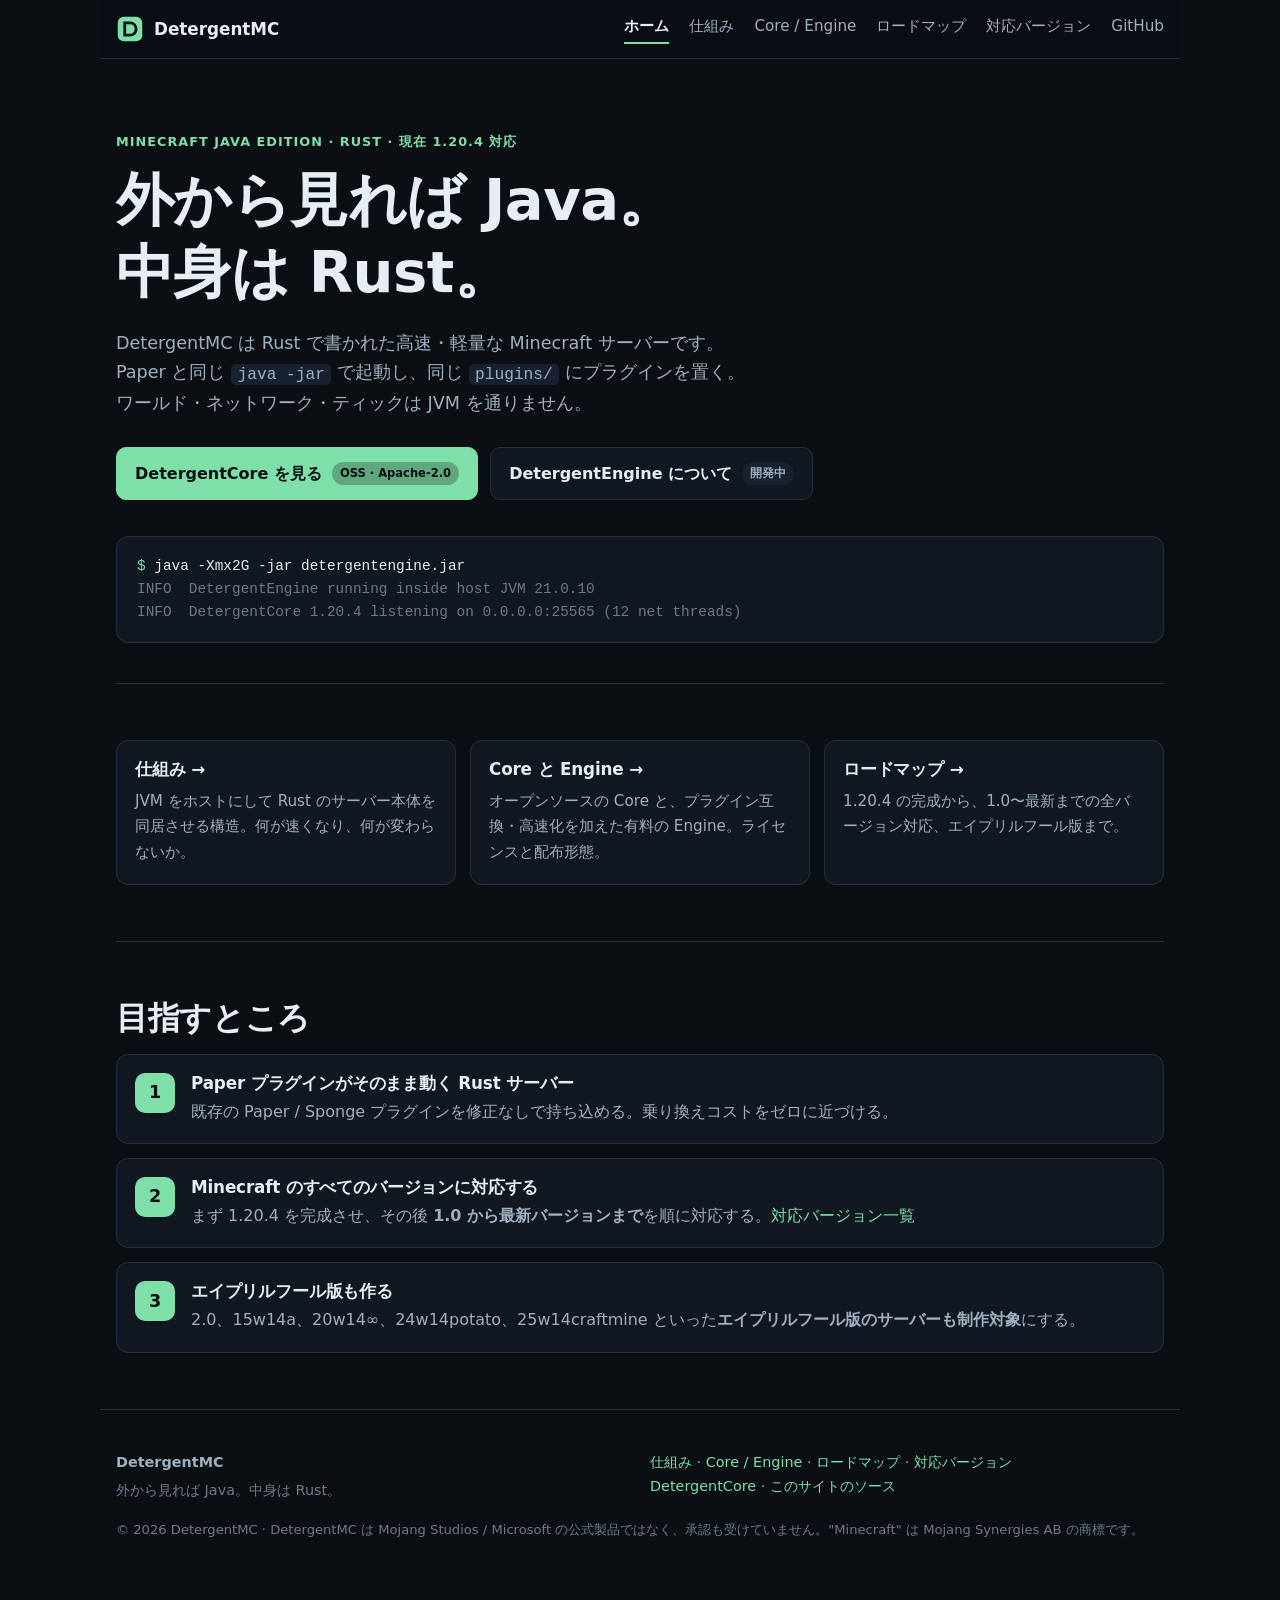
<file: index.html>
<!doctype html>
<html lang="ja">
<head>
  <meta charset="utf-8">
  <meta name="viewport" content="width=device-width, initial-scale=1">
  <title>DetergentMC — Paper 互換を目指す Rust 製 Minecraft サーバー</title>
  <meta name="description" content="DetergentMC は Rust で書かれた高速・軽量な Minecraft Java Edition サーバー。DetergentCore はオープンソース、DetergentEngine は Paper / Sponge プラグイン互換を備えた製品版。">
  <meta property="og:title" content="DetergentMC — Paper 互換を目指す Rust 製 Minecraft サーバー">
  <meta property="og:description" content="DetergentMC は Rust で書かれた高速・軽量な Minecraft Java Edition サーバー。DetergentCore はオープンソース、DetergentEngine は Paper / Sponge プラグイン互換を備えた製品版。">
  <meta property="og:type" content="website">
  <link rel="icon" href="favicon.svg" type="image/svg+xml">
  <link rel="stylesheet" href="style.css">
</head>
<body>
  <header class="nav">
    <a class="brand" href="./" aria-label="DetergentMC">
      <svg width="28" height="28" viewBox="0 0 32 32" aria-hidden="true"><rect x="2" y="2" width="28" height="28" rx="7" fill="var(--accent)"/><path d="M10 9h6.5a6.5 7 0 0 1 0 14H10z" fill="none" stroke="#0b0f14" stroke-width="3.2"/></svg>
      <span>DetergentMC</span>
    </a>
    <nav>
      <a href="./" class="active">ホーム</a>
      <a href="how.html">仕組み</a>
      <a href="products.html">Core / Engine</a>
      <a href="roadmap.html">ロードマップ</a>
      <a href="versions.html">対応バージョン</a>
      <a href="https://github.com/DetergentMC" rel="noopener">GitHub</a>
    </nav>
  </header>
  <main>

    <section class="hero">
      <p class="eyebrow">Minecraft Java Edition · Rust · 現在 1.20.4 対応</p>
      <h1>外から見れば Java。<br>中身は Rust。</h1>
      <p class="lead">
        DetergentMC は Rust で書かれた高速・軽量な Minecraft サーバーです。<br>
        Paper と同じ <code>java -jar</code> で起動し、同じ <code>plugins/</code> にプラグインを置く。<br>
        ワールド・ネットワーク・ティックは JVM を通りません。
      </p>
      <div class="cta">
        <a class="btn primary" href="https://github.com/DetergentMC/DetergentCore" rel="noopener">DetergentCore を見る<span class="tag">OSS · Apache-2.0</span></a>
        <a class="btn" href="products.html">DetergentEngine について<span class="tag">開発中</span></a>
      </div>
      <pre class="term" aria-label="起動コマンド"><span class="prompt">$</span> java -Xmx2G -jar detergentengine.jar
<span class="dim">INFO  DetergentEngine running inside host JVM 21.0.10
INFO  DetergentCore 1.20.4 listening on 0.0.0.0:25565 (12 net threads)</span></pre>
    </section>

    <section class="section">
      <div class="grid">
        <a class="card link" href="how.html"><h3>仕組み →</h3><p>JVM をホストにして Rust のサーバー本体を同居させる構造。何が速くなり、何が変わらないか。</p></a>
        <a class="card link" href="products.html"><h3>Core と Engine →</h3><p>オープンソースの Core と、プラグイン互換・高速化を加えた有料の Engine。ライセンスと配布形態。</p></a>
        <a class="card link" href="roadmap.html"><h3>ロードマップ →</h3><p>1.20.4 の完成から、1.0〜最新までの全バージョン対応、エイプリルフール版まで。</p></a>
      </div>
    </section>

    <section class="section">
      <h2>目指すところ</h2>
      <div class="goals">
        <div class="goal"><span class="num">1</span><div><h3>Paper プラグインがそのまま動く Rust サーバー</h3><p>既存の Paper / Sponge プラグインを修正なしで持ち込める。乗り換えコストをゼロに近づける。</p></div></div>
        <div class="goal"><span class="num">2</span><div><h3>Minecraft のすべてのバージョンに対応する</h3><p>まず 1.20.4 を完成させ、その後 <strong>1.0 から最新バージョンまで</strong>を順に対応する。<a href="versions.html">対応バージョン一覧</a></p></div></div>
        <div class="goal"><span class="num">3</span><div><h3>エイプリルフール版も作る</h3><p>2.0、15w14a、20w14∞、24w14potato、25w14craftmine といった<strong>エイプリルフール版のサーバーも制作対象</strong>にする。</p></div></div>
      </div>
    </section>
  </main>
  <footer>
    <div class="footgrid">
      <div>
        <strong>DetergentMC</strong>
        <p>外から見れば Java。中身は Rust。</p>
      </div>
      <div>
        <a href="how.html">仕組み</a> · <a href="products.html">Core / Engine</a> · <a href="roadmap.html">ロードマップ</a> · <a href="versions.html">対応バージョン</a><br>
        <a href="https://github.com/DetergentMC/DetergentCore" rel="noopener">DetergentCore</a> · <a href="https://github.com/DetergentMC/DetergentWeb" rel="noopener">このサイトのソース</a>
      </div>
    </div>
    <p class="disclaimer">© 2026 DetergentMC · DetergentMC は Mojang Studios / Microsoft の公式製品ではなく、承認も受けていません。"Minecraft" は Mojang Synergies AB の商標です。</p>
  </footer>
</body>
</html>
</file>
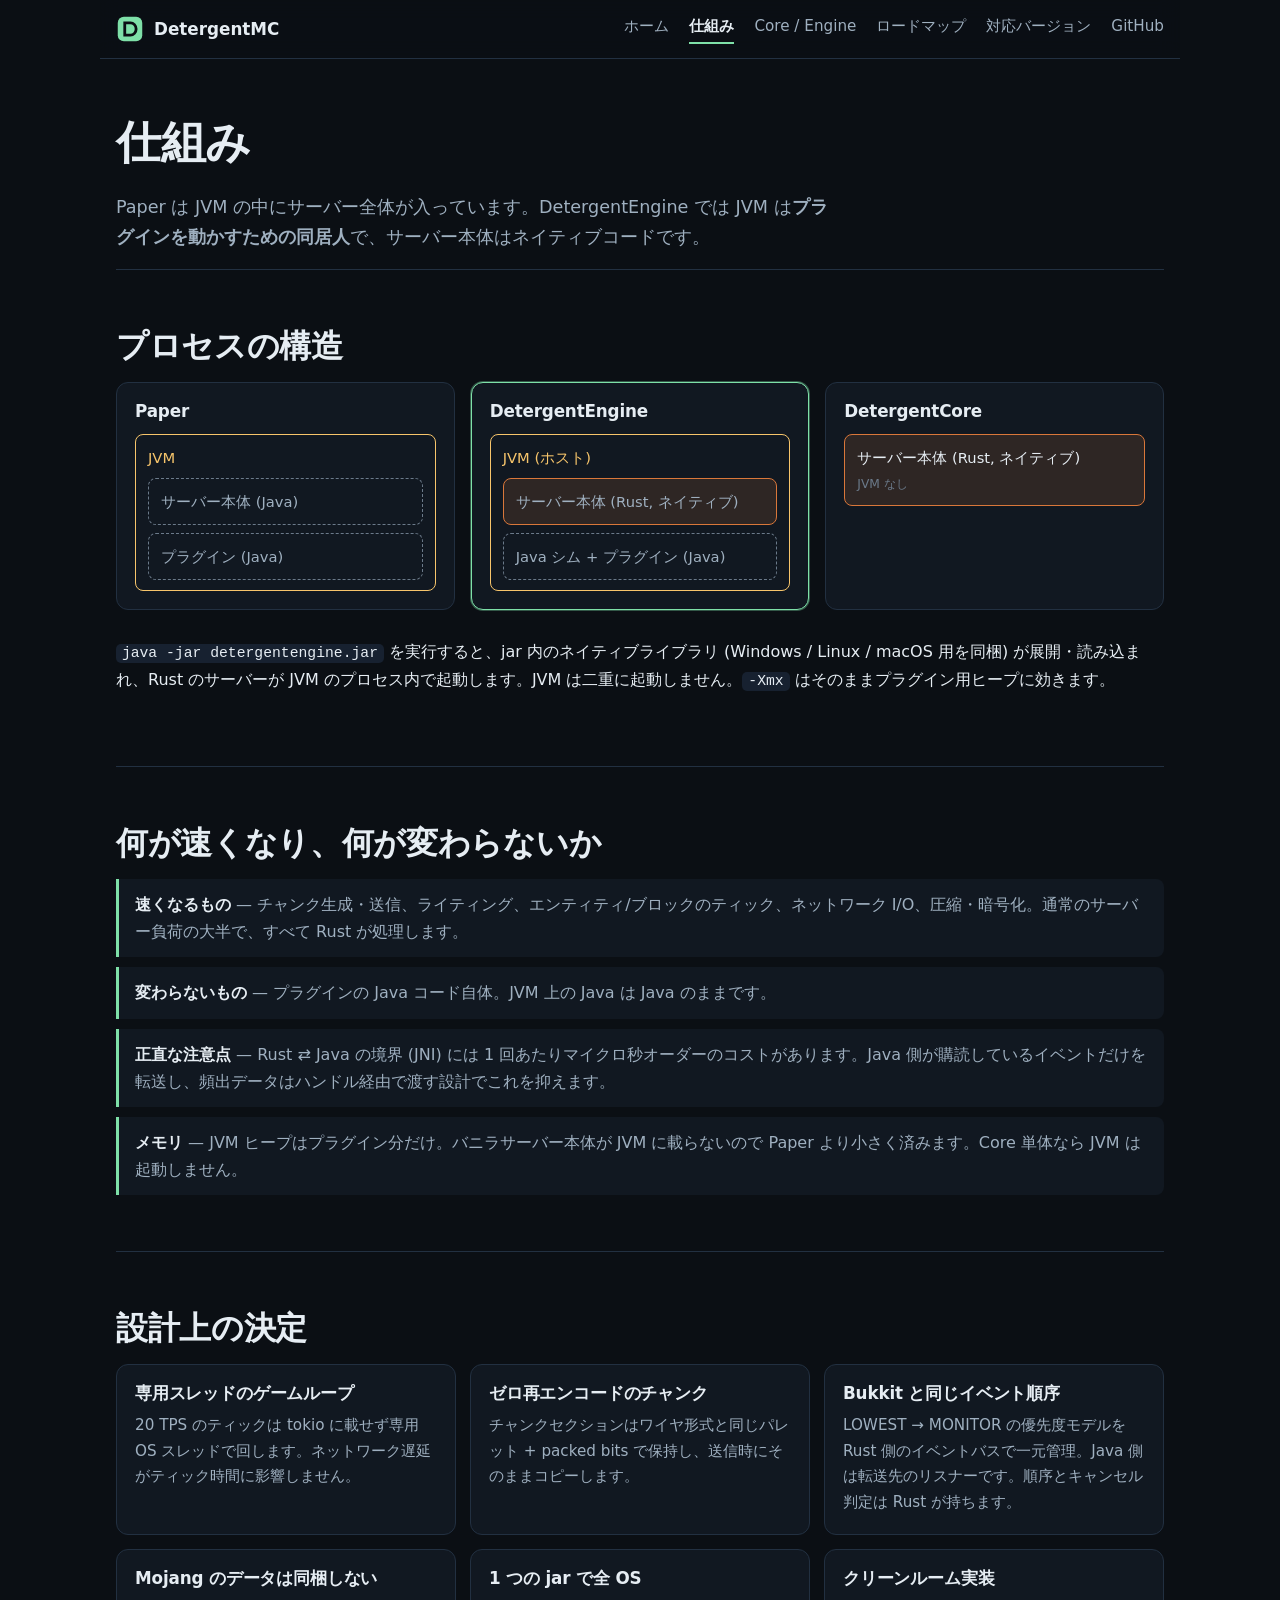
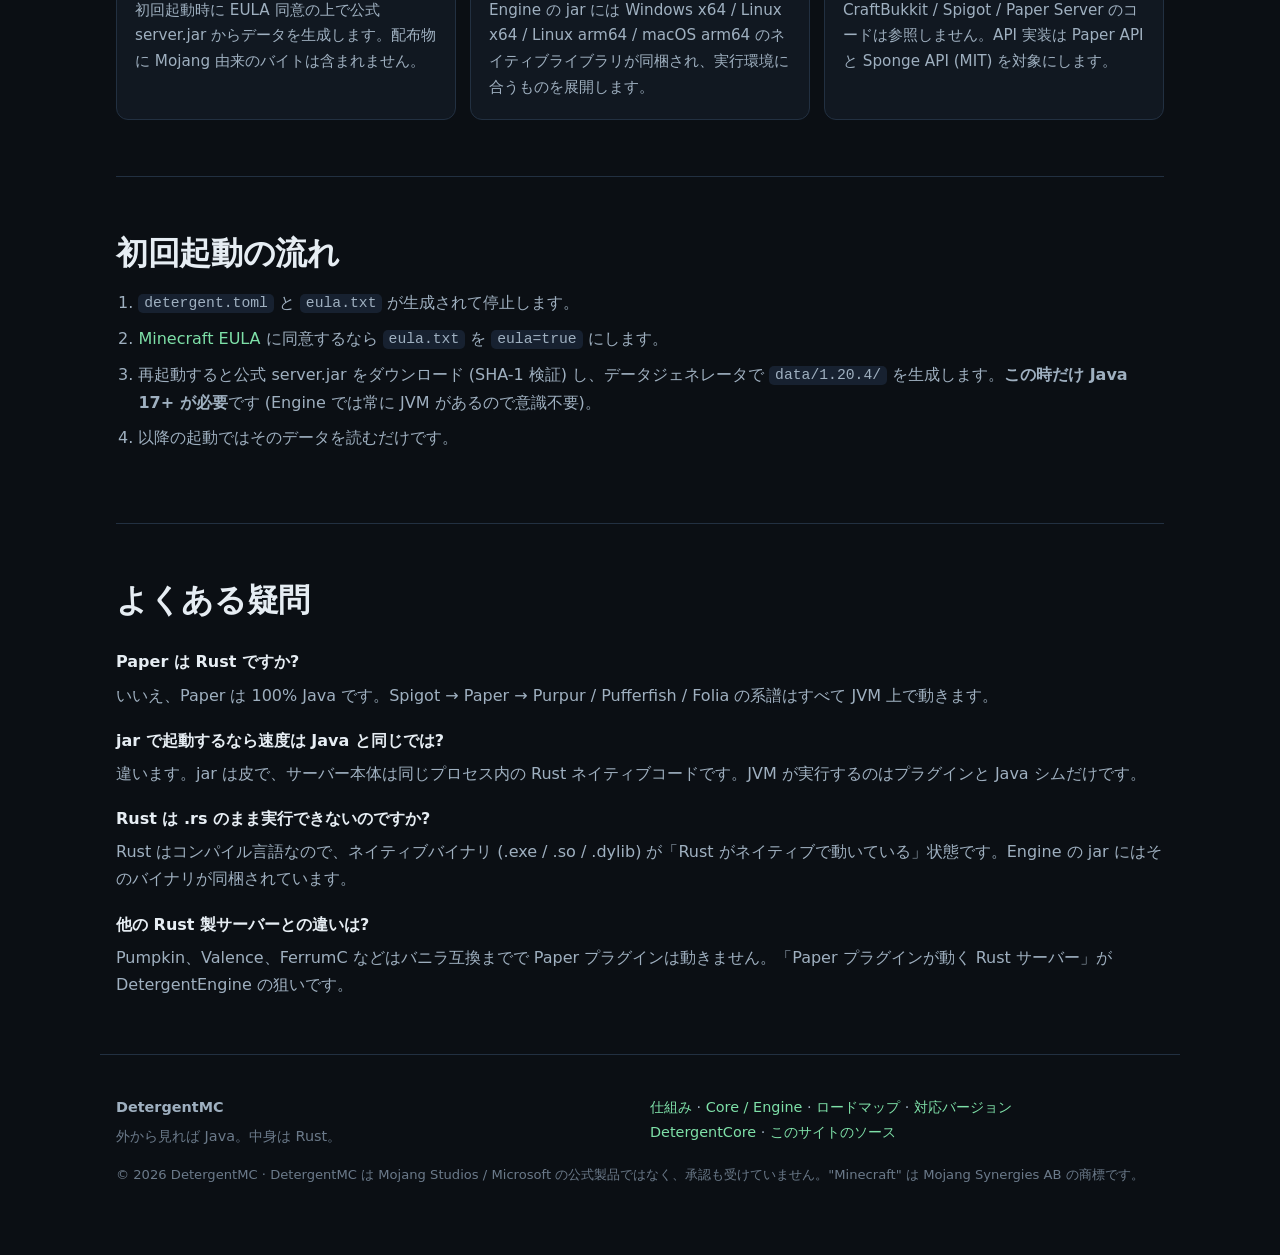
<file: how.html>
<!doctype html>
<html lang="ja">
<head>
  <meta charset="utf-8">
  <meta name="viewport" content="width=device-width, initial-scale=1">
  <title>仕組み — DetergentMC</title>
  <meta name="description" content="DetergentMC の構造。JVM をホストにして Rust 製サーバー本体を同居させる方法と、設計上の決定。">
  <meta property="og:title" content="仕組み — DetergentMC">
  <meta property="og:description" content="DetergentMC の構造。JVM をホストにして Rust 製サーバー本体を同居させる方法と、設計上の決定。">
  <meta property="og:type" content="website">
  <link rel="icon" href="favicon.svg" type="image/svg+xml">
  <link rel="stylesheet" href="style.css">
</head>
<body>
  <header class="nav">
    <a class="brand" href="./" aria-label="DetergentMC">
      <svg width="28" height="28" viewBox="0 0 32 32" aria-hidden="true"><rect x="2" y="2" width="28" height="28" rx="7" fill="var(--accent)"/><path d="M10 9h6.5a6.5 7 0 0 1 0 14H10z" fill="none" stroke="#0b0f14" stroke-width="3.2"/></svg>
      <span>DetergentMC</span>
    </a>
    <nav>
      <a href="./">ホーム</a>
      <a href="how.html" class="active">仕組み</a>
      <a href="products.html">Core / Engine</a>
      <a href="roadmap.html">ロードマップ</a>
      <a href="versions.html">対応バージョン</a>
      <a href="https://github.com/DetergentMC" rel="noopener">GitHub</a>
    </nav>
  </header>
  <main>

    <section class="page-head">
      <h1>仕組み</h1>
      <p class="lead">Paper は JVM の中にサーバー全体が入っています。DetergentEngine では JVM は<strong>プラグインを動かすための同居人</strong>で、サーバー本体はネイティブコードです。</p>
    </section>

    <section class="section">
      <h2>プロセスの構造</h2>
      <div class="diagram">
        <div class="box">
          <h3>Paper</h3>
          <div class="stack">
            <div class="layer jvm">JVM
              <div class="layer">サーバー本体 (Java)</div>
              <div class="layer">プラグイン (Java)</div>
            </div>
          </div>
        </div>
        <div class="box highlight">
          <h3>DetergentEngine</h3>
          <div class="stack">
            <div class="layer jvm">JVM (ホスト)
              <div class="layer rust">サーバー本体 (Rust, ネイティブ)</div>
              <div class="layer">Java シム + プラグイン (Java)</div>
            </div>
          </div>
        </div>
        <div class="box">
          <h3>DetergentCore</h3>
          <div class="stack">
            <div class="layer rust">サーバー本体 (Rust, ネイティブ)<br><small>JVM なし</small></div>
          </div>
        </div>
      </div>
      <p><code>java -jar detergentengine.jar</code> を実行すると、jar 内のネイティブライブラリ (Windows / Linux / macOS 用を同梱) が展開・読み込まれ、Rust のサーバーが JVM のプロセス内で起動します。JVM は二重に起動しません。<code>-Xmx</code> はそのままプラグイン用ヒープに効きます。</p>
    </section>

    <section class="section">
      <h2>何が速くなり、何が変わらないか</h2>
      <ul class="facts">
        <li><strong>速くなるもの</strong> — チャンク生成・送信、ライティング、エンティティ/ブロックのティック、ネットワーク I/O、圧縮・暗号化。通常のサーバー負荷の大半で、すべて Rust が処理します。</li>
        <li><strong>変わらないもの</strong> — プラグインの Java コード自体。JVM 上の Java は Java のままです。</li>
        <li><strong>正直な注意点</strong> — Rust ⇄ Java の境界 (JNI) には 1 回あたりマイクロ秒オーダーのコストがあります。Java 側が購読しているイベントだけを転送し、頻出データはハンドル経由で渡す設計でこれを抑えます。</li>
        <li><strong>メモリ</strong> — JVM ヒープはプラグイン分だけ。バニラサーバー本体が JVM に載らないので Paper より小さく済みます。Core 単体なら JVM は起動しません。</li>
      </ul>
    </section>

    <section class="section">
      <h2>設計上の決定</h2>
      <div class="grid">
        <div class="card"><h3>専用スレッドのゲームループ</h3><p>20 TPS のティックは tokio に載せず専用 OS スレッドで回します。ネットワーク遅延がティック時間に影響しません。</p></div>
        <div class="card"><h3>ゼロ再エンコードのチャンク</h3><p>チャンクセクションはワイヤ形式と同じパレット + packed bits で保持し、送信時にそのままコピーします。</p></div>
        <div class="card"><h3>Bukkit と同じイベント順序</h3><p>LOWEST → MONITOR の優先度モデルを Rust 側のイベントバスで一元管理。Java 側は転送先のリスナーです。順序とキャンセル判定は Rust が持ちます。</p></div>
        <div class="card"><h3>Mojang のデータは同梱しない</h3><p>初回起動時に EULA 同意の上で公式 server.jar からデータを生成します。配布物に Mojang 由来のバイトは含まれません。</p></div>
        <div class="card"><h3>1 つの jar で全 OS</h3><p>Engine の jar には Windows x64 / Linux x64 / Linux arm64 / macOS arm64 のネイティブライブラリが同梱され、実行環境に合うものを展開します。</p></div>
        <div class="card"><h3>クリーンルーム実装</h3><p>CraftBukkit / Spigot / Paper Server のコードは参照しません。API 実装は Paper API と Sponge API (MIT) を対象にします。</p></div>
      </div>
    </section>

    <section class="section">
      <h2>初回起動の流れ</h2>
      <ol class="steps">
        <li><code>detergent.toml</code> と <code>eula.txt</code> が生成されて停止します。</li>
        <li><a href="https://aka.ms/MinecraftEULA" rel="noopener">Minecraft EULA</a> に同意するなら <code>eula.txt</code> を <code>eula=true</code> にします。</li>
        <li>再起動すると公式 server.jar をダウンロード (SHA-1 検証) し、データジェネレータで <code>data/1.20.4/</code> を生成します。<strong>この時だけ Java 17+ が必要</strong>です (Engine では常に JVM があるので意識不要)。</li>
        <li>以降の起動ではそのデータを読むだけです。</li>
      </ol>
    </section>

    <section class="section">
      <h2>よくある疑問</h2>
      <dl class="faq">
        <dt>Paper は Rust ですか?</dt><dd>いいえ、Paper は 100% Java です。Spigot → Paper → Purpur / Pufferfish / Folia の系譜はすべて JVM 上で動きます。</dd>
        <dt>jar で起動するなら速度は Java と同じでは?</dt><dd>違います。jar は皮で、サーバー本体は同じプロセス内の Rust ネイティブコードです。JVM が実行するのはプラグインと Java シムだけです。</dd>
        <dt>Rust は .rs のまま実行できないのですか?</dt><dd>Rust はコンパイル言語なので、ネイティブバイナリ (.exe / .so / .dylib) が「Rust がネイティブで動いている」状態です。Engine の jar にはそのバイナリが同梱されています。</dd>
        <dt>他の Rust 製サーバーとの違いは?</dt><dd>Pumpkin、Valence、FerrumC などはバニラ互換までで Paper プラグインは動きません。「Paper プラグインが動く Rust サーバー」が DetergentEngine の狙いです。</dd>
      </dl>
    </section>
  </main>
  <footer>
    <div class="footgrid">
      <div>
        <strong>DetergentMC</strong>
        <p>外から見れば Java。中身は Rust。</p>
      </div>
      <div>
        <a href="how.html">仕組み</a> · <a href="products.html">Core / Engine</a> · <a href="roadmap.html">ロードマップ</a> · <a href="versions.html">対応バージョン</a><br>
        <a href="https://github.com/DetergentMC/DetergentCore" rel="noopener">DetergentCore</a> · <a href="https://github.com/DetergentMC/DetergentWeb" rel="noopener">このサイトのソース</a>
      </div>
    </div>
    <p class="disclaimer">© 2026 DetergentMC · DetergentMC は Mojang Studios / Microsoft の公式製品ではなく、承認も受けていません。"Minecraft" は Mojang Synergies AB の商標です。</p>
  </footer>
</body>
</html>
</file>
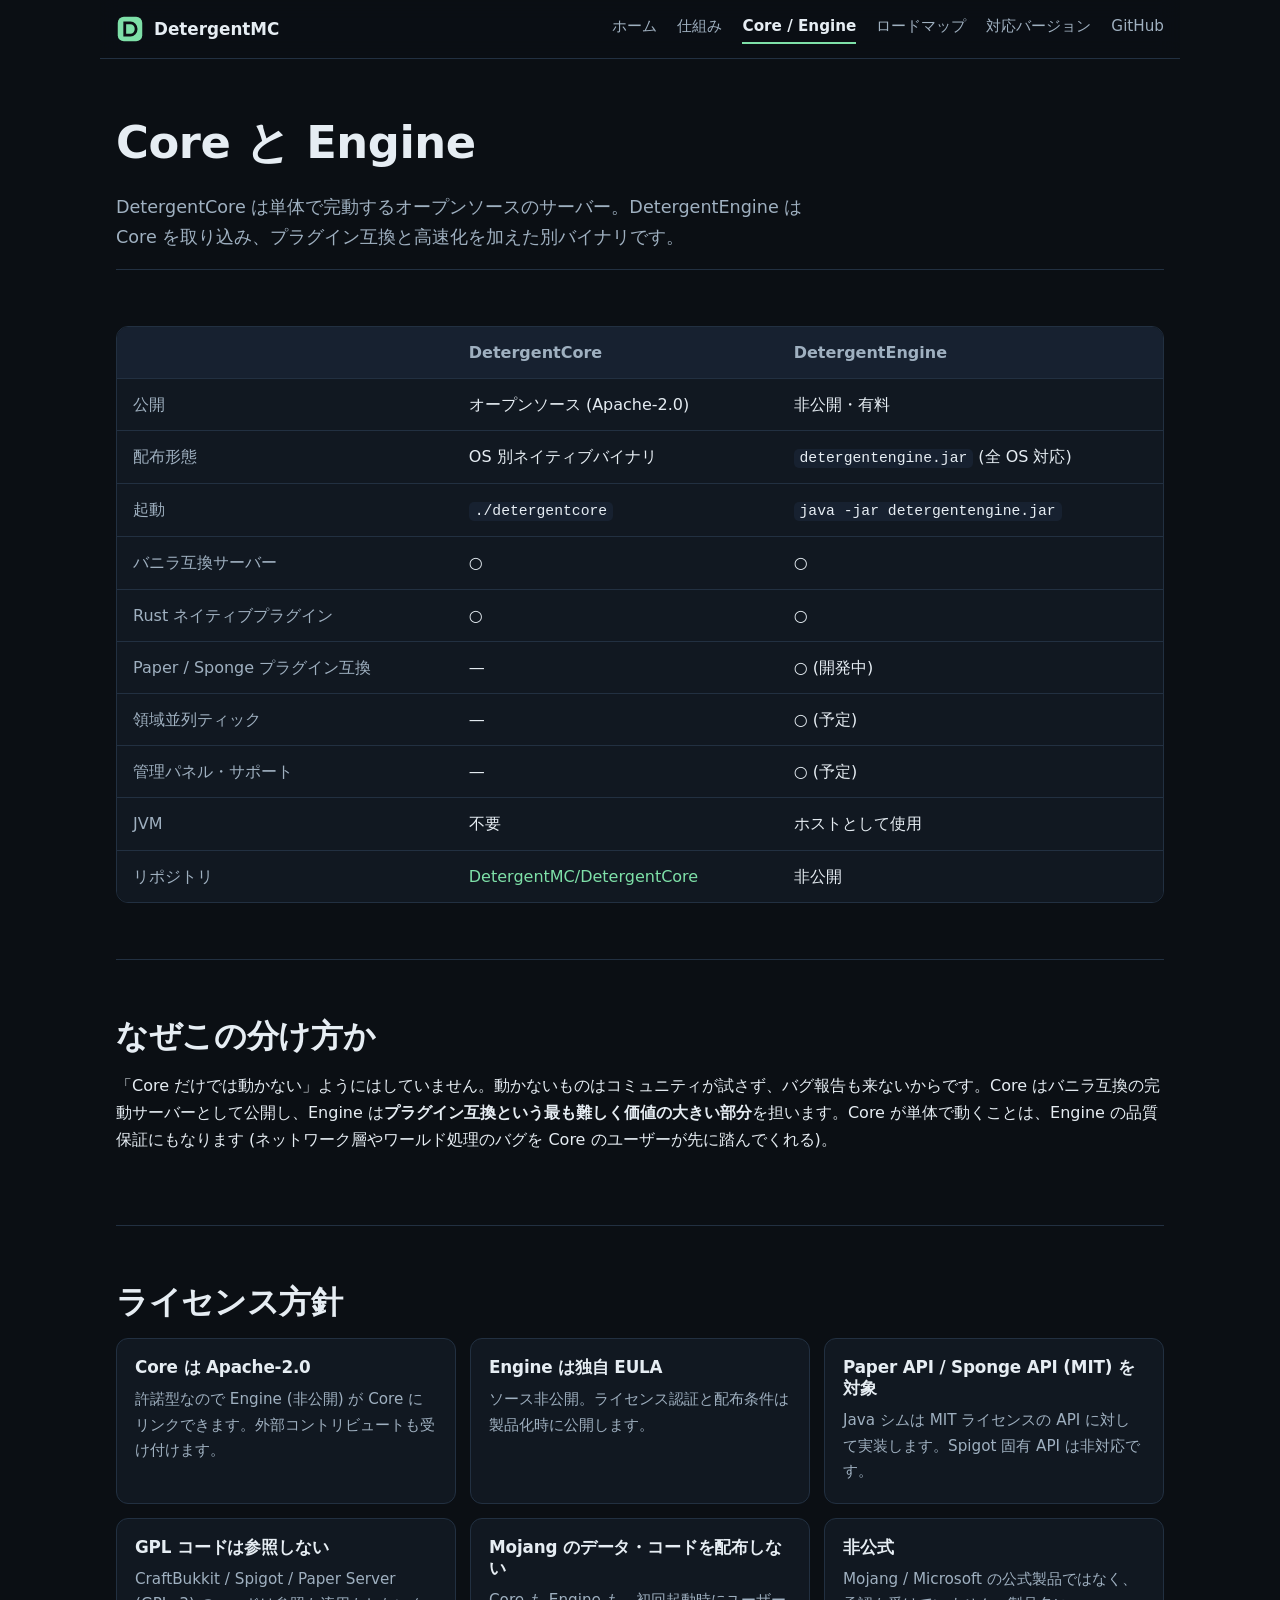
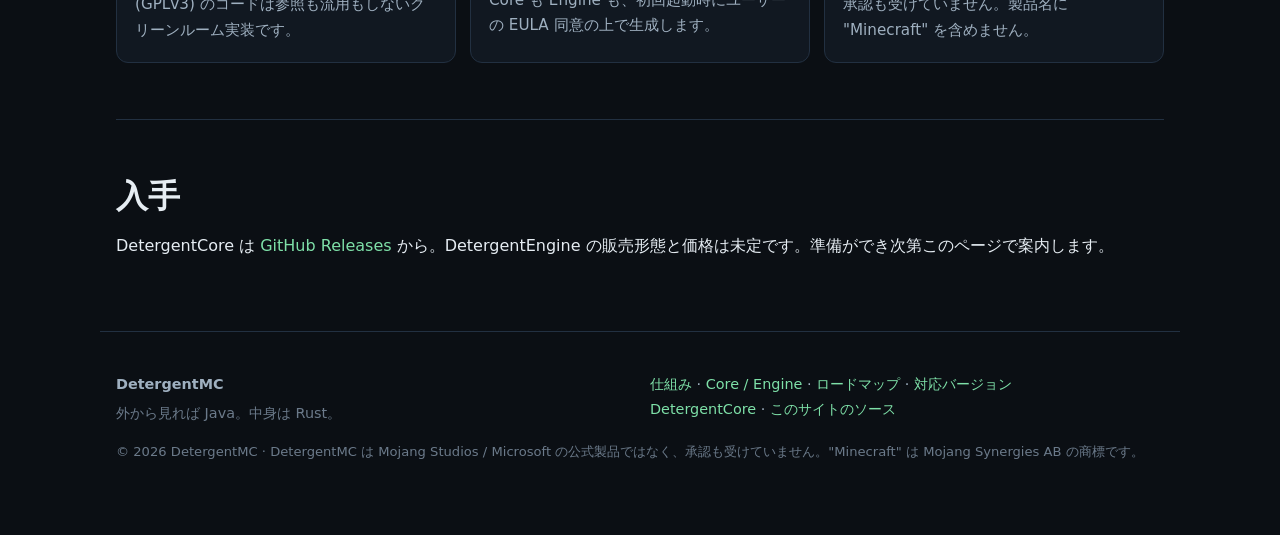
<file: products.html>
<!doctype html>
<html lang="ja">
<head>
  <meta charset="utf-8">
  <meta name="viewport" content="width=device-width, initial-scale=1">
  <title>Core と Engine — DetergentMC</title>
  <meta name="description" content="オープンソースの DetergentCore と、プラグイン互換・高速化を加えた製品版 DetergentEngine の違い。">
  <meta property="og:title" content="Core と Engine — DetergentMC">
  <meta property="og:description" content="オープンソースの DetergentCore と、プラグイン互換・高速化を加えた製品版 DetergentEngine の違い。">
  <meta property="og:type" content="website">
  <link rel="icon" href="favicon.svg" type="image/svg+xml">
  <link rel="stylesheet" href="style.css">
</head>
<body>
  <header class="nav">
    <a class="brand" href="./" aria-label="DetergentMC">
      <svg width="28" height="28" viewBox="0 0 32 32" aria-hidden="true"><rect x="2" y="2" width="28" height="28" rx="7" fill="var(--accent)"/><path d="M10 9h6.5a6.5 7 0 0 1 0 14H10z" fill="none" stroke="#0b0f14" stroke-width="3.2"/></svg>
      <span>DetergentMC</span>
    </a>
    <nav>
      <a href="./">ホーム</a>
      <a href="how.html">仕組み</a>
      <a href="products.html" class="active">Core / Engine</a>
      <a href="roadmap.html">ロードマップ</a>
      <a href="versions.html">対応バージョン</a>
      <a href="https://github.com/DetergentMC" rel="noopener">GitHub</a>
    </nav>
  </header>
  <main>

    <section class="page-head">
      <h1>Core と Engine</h1>
      <p class="lead">DetergentCore は単体で完動するオープンソースのサーバー。DetergentEngine は Core を取り込み、プラグイン互換と高速化を加えた別バイナリです。</p>
    </section>

    <section class="section">
      <div class="compare">
        <table>
          <thead>
            <tr><th></th><th>DetergentCore</th><th>DetergentEngine</th></tr>
          </thead>
          <tbody>
            <tr><td>公開</td><td>オープンソース (Apache-2.0)</td><td>非公開・有料</td></tr>
            <tr><td>配布形態</td><td>OS 別ネイティブバイナリ</td><td><code>detergentengine.jar</code> (全 OS 対応)</td></tr>
            <tr><td>起動</td><td><code>./detergentcore</code></td><td><code>java -jar detergentengine.jar</code></td></tr>
            <tr><td>バニラ互換サーバー</td><td>○</td><td>○</td></tr>
            <tr><td>Rust ネイティブプラグイン</td><td>○</td><td>○</td></tr>
            <tr><td>Paper / Sponge プラグイン互換</td><td>—</td><td>○ (開発中)</td></tr>
            <tr><td>領域並列ティック</td><td>—</td><td>○ (予定)</td></tr>
            <tr><td>管理パネル・サポート</td><td>—</td><td>○ (予定)</td></tr>
            <tr><td>JVM</td><td>不要</td><td>ホストとして使用</td></tr>
            <tr><td>リポジトリ</td><td><a href="https://github.com/DetergentMC/DetergentCore" rel="noopener">DetergentMC/DetergentCore</a></td><td>非公開</td></tr>
          </tbody>
        </table>
      </div>
    </section>

    <section class="section">
      <h2>なぜこの分け方か</h2>
      <p>「Core だけでは動かない」ようにはしていません。動かないものはコミュニティが試さず、バグ報告も来ないからです。Core はバニラ互換の完動サーバーとして公開し、Engine は<strong>プラグイン互換という最も難しく価値の大きい部分</strong>を担います。Core が単体で動くことは、Engine の品質保証にもなります (ネットワーク層やワールド処理のバグを Core のユーザーが先に踏んでくれる)。</p>
    </section>

    <section class="section">
      <h2>ライセンス方針</h2>
      <div class="grid">
        <div class="card"><h3>Core は Apache-2.0</h3><p>許諾型なので Engine (非公開) が Core にリンクできます。外部コントリビュートも受け付けます。</p></div>
        <div class="card"><h3>Engine は独自 EULA</h3><p>ソース非公開。ライセンス認証と配布条件は製品化時に公開します。</p></div>
        <div class="card"><h3>Paper API / Sponge API (MIT) を対象</h3><p>Java シムは MIT ライセンスの API に対して実装します。Spigot 固有 API は非対応です。</p></div>
        <div class="card"><h3>GPL コードは参照しない</h3><p>CraftBukkit / Spigot / Paper Server (GPLv3) のコードは参照も流用もしないクリーンルーム実装です。</p></div>
        <div class="card"><h3>Mojang のデータ・コードを配布しない</h3><p>Core も Engine も、初回起動時にユーザーの EULA 同意の上で生成します。</p></div>
        <div class="card"><h3>非公式</h3><p>Mojang / Microsoft の公式製品ではなく、承認も受けていません。製品名に "Minecraft" を含めません。</p></div>
      </div>
    </section>

    <section class="section">
      <h2>入手</h2>
      <p>DetergentCore は <a href="https://github.com/DetergentMC/DetergentCore/releases" rel="noopener">GitHub Releases</a> から。DetergentEngine の販売形態と価格は未定です。準備ができ次第このページで案内します。</p>
    </section>
  </main>
  <footer>
    <div class="footgrid">
      <div>
        <strong>DetergentMC</strong>
        <p>外から見れば Java。中身は Rust。</p>
      </div>
      <div>
        <a href="how.html">仕組み</a> · <a href="products.html">Core / Engine</a> · <a href="roadmap.html">ロードマップ</a> · <a href="versions.html">対応バージョン</a><br>
        <a href="https://github.com/DetergentMC/DetergentCore" rel="noopener">DetergentCore</a> · <a href="https://github.com/DetergentMC/DetergentWeb" rel="noopener">このサイトのソース</a>
      </div>
    </div>
    <p class="disclaimer">© 2026 DetergentMC · DetergentMC は Mojang Studios / Microsoft の公式製品ではなく、承認も受けていません。"Minecraft" は Mojang Synergies AB の商標です。</p>
  </footer>
</body>
</html>
</file>
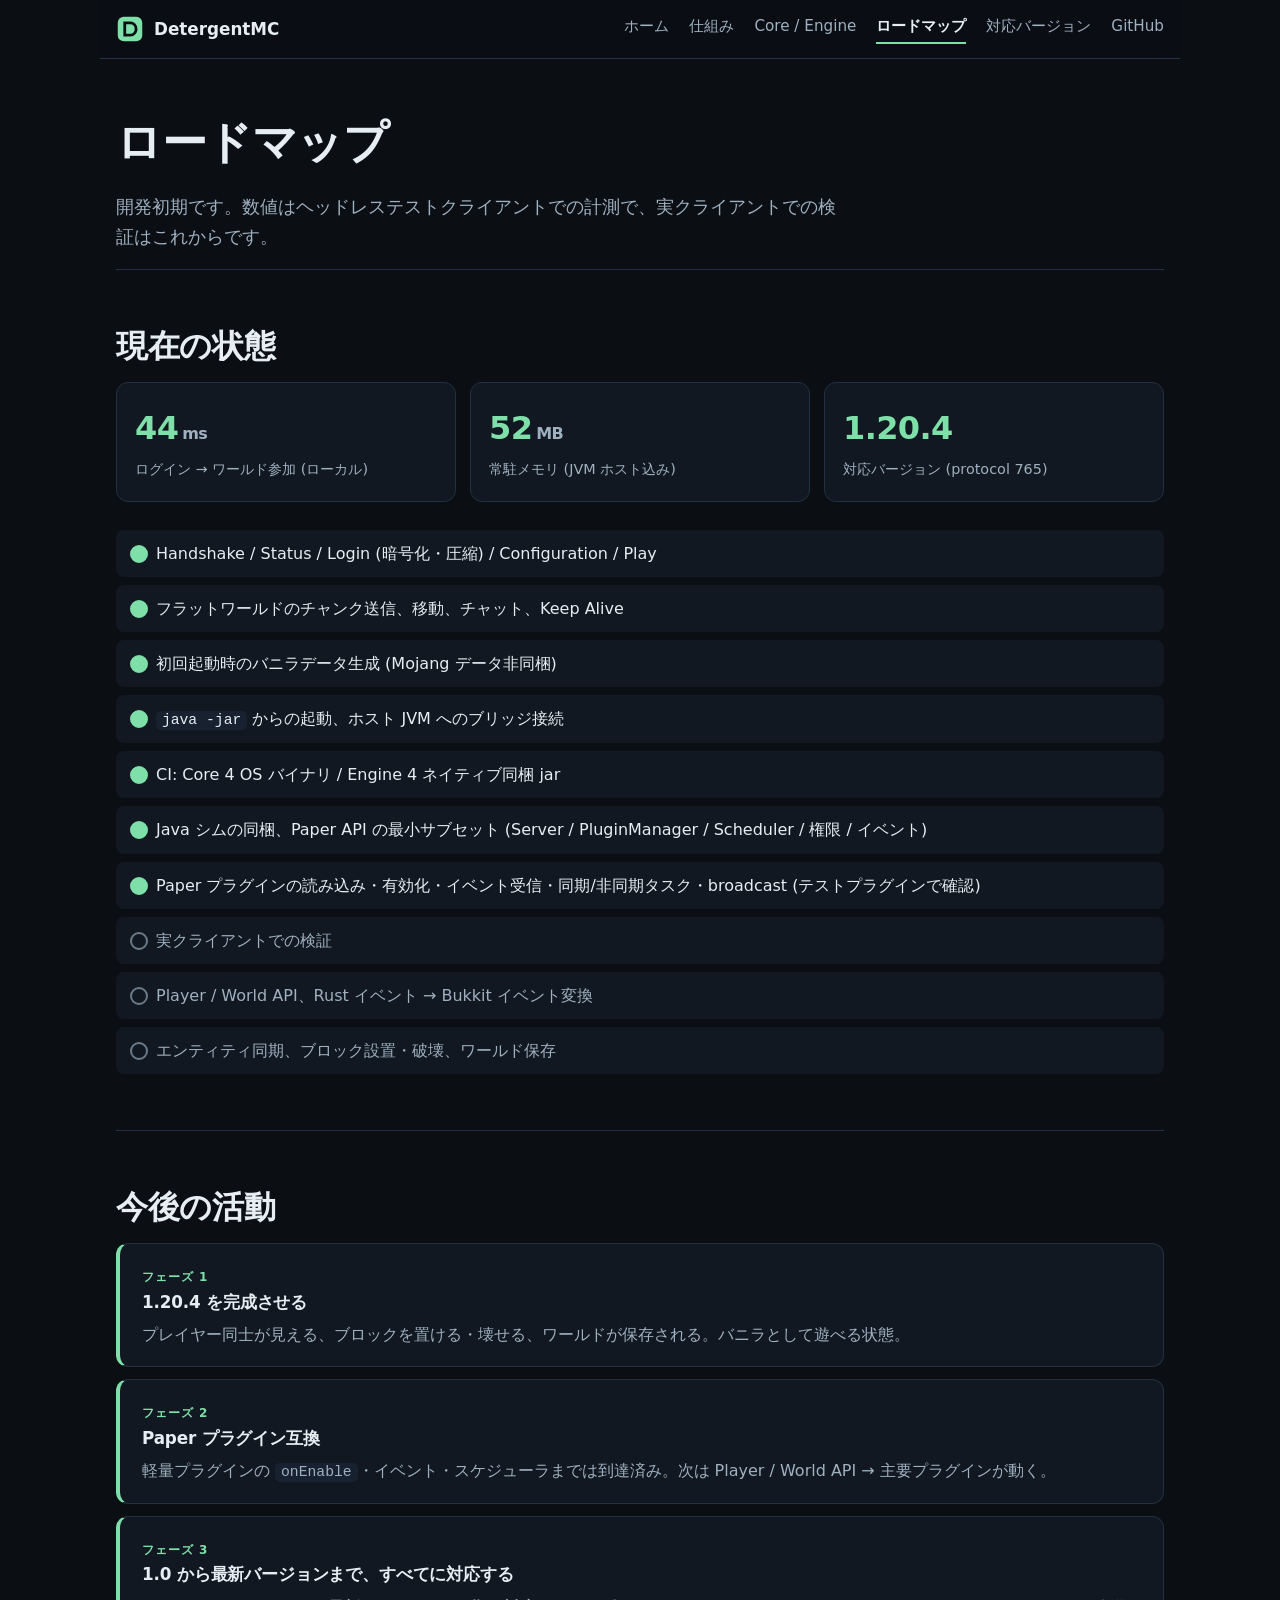
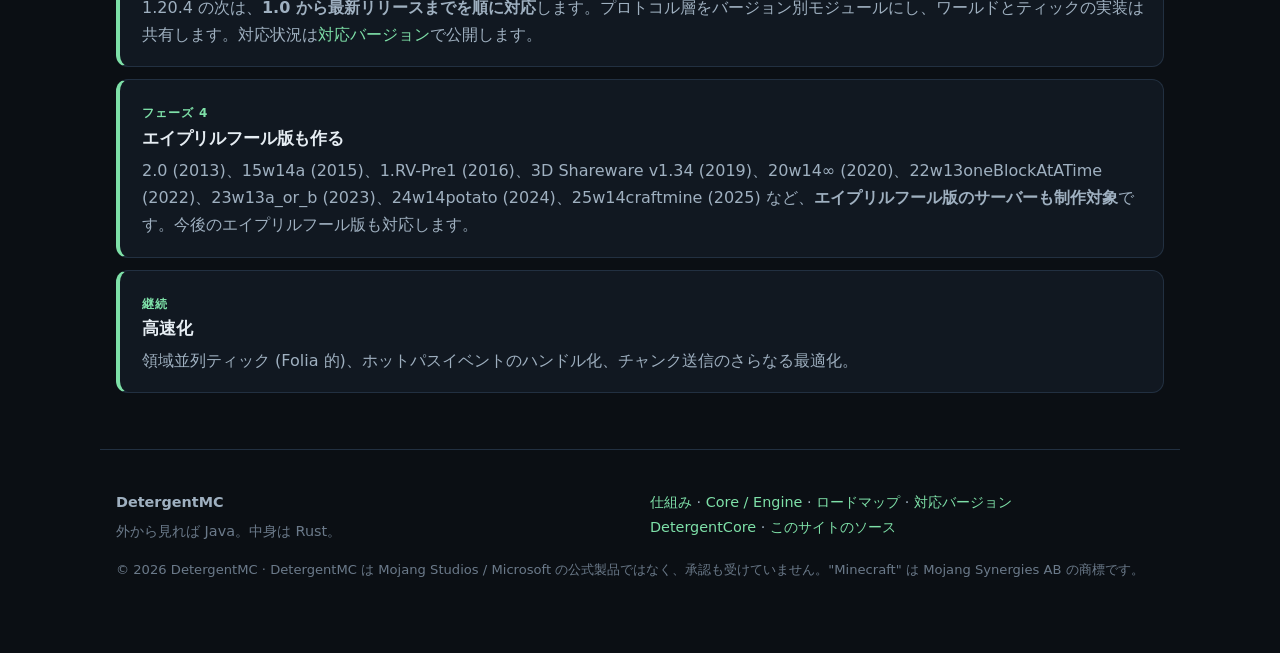
<file: roadmap.html>
<!doctype html>
<html lang="ja">
<head>
  <meta charset="utf-8">
  <meta name="viewport" content="width=device-width, initial-scale=1">
  <title>ロードマップ — DetergentMC</title>
  <meta name="description" content="DetergentMC の開発状況と今後の計画。1.20.4 の完成、Paper API 互換、1.0〜最新の全バージョン対応、エイプリルフール版。">
  <meta property="og:title" content="ロードマップ — DetergentMC">
  <meta property="og:description" content="DetergentMC の開発状況と今後の計画。1.20.4 の完成、Paper API 互換、1.0〜最新の全バージョン対応、エイプリルフール版。">
  <meta property="og:type" content="website">
  <link rel="icon" href="favicon.svg" type="image/svg+xml">
  <link rel="stylesheet" href="style.css">
</head>
<body>
  <header class="nav">
    <a class="brand" href="./" aria-label="DetergentMC">
      <svg width="28" height="28" viewBox="0 0 32 32" aria-hidden="true"><rect x="2" y="2" width="28" height="28" rx="7" fill="var(--accent)"/><path d="M10 9h6.5a6.5 7 0 0 1 0 14H10z" fill="none" stroke="#0b0f14" stroke-width="3.2"/></svg>
      <span>DetergentMC</span>
    </a>
    <nav>
      <a href="./">ホーム</a>
      <a href="how.html">仕組み</a>
      <a href="products.html">Core / Engine</a>
      <a href="roadmap.html" class="active">ロードマップ</a>
      <a href="versions.html">対応バージョン</a>
      <a href="https://github.com/DetergentMC" rel="noopener">GitHub</a>
    </nav>
  </header>
  <main>

    <section class="page-head">
      <h1>ロードマップ</h1>
      <p class="lead">開発初期です。数値はヘッドレステストクライアントでの計測で、実クライアントでの検証はこれからです。</p>
    </section>

    <section class="section">
      <h2>現在の状態</h2>
      <div class="stats">
        <div><span class="num">44<small>ms</small></span><span class="label">ログイン → ワールド参加 (ローカル)</span></div>
        <div><span class="num">52<small>MB</small></span><span class="label">常駐メモリ (JVM ホスト込み)</span></div>
        <div><span class="num">1.20.4</span><span class="label">対応バージョン (protocol 765)</span></div>
      </div>
      <ul class="roadmap">
        <li class="done">Handshake / Status / Login (暗号化・圧縮) / Configuration / Play</li>
        <li class="done">フラットワールドのチャンク送信、移動、チャット、Keep Alive</li>
        <li class="done">初回起動時のバニラデータ生成 (Mojang データ非同梱)</li>
        <li class="done"><code>java -jar</code> からの起動、ホスト JVM へのブリッジ接続</li>
        <li class="done">CI: Core 4 OS バイナリ / Engine 4 ネイティブ同梱 jar</li>
        <li class="done">Java シムの同梱、Paper API の最小サブセット (Server / PluginManager / Scheduler / 権限 / イベント)</li>
        <li class="done">Paper プラグインの読み込み・有効化・イベント受信・同期/非同期タスク・broadcast (テストプラグインで確認)</li>
        <li>実クライアントでの検証</li>
        <li>Player / World API、Rust イベント → Bukkit イベント変換</li>
        <li>エンティティ同期、ブロック設置・破壊、ワールド保存</li>
      </ul>
    </section>

    <section class="section">
      <h2>今後の活動</h2>
      <div class="phases">
        <div class="phase">
          <span class="phase-no">フェーズ 1</span>
          <h3>1.20.4 を完成させる</h3>
          <p>プレイヤー同士が見える、ブロックを置ける・壊せる、ワールドが保存される。バニラとして遊べる状態。</p>
        </div>
        <div class="phase">
          <span class="phase-no">フェーズ 2</span>
          <h3>Paper プラグイン互換</h3>
          <p>軽量プラグインの <code>onEnable</code>・イベント・スケジューラまでは到達済み。次は Player / World API → 主要プラグインが動く。</p>
        </div>
        <div class="phase">
          <span class="phase-no">フェーズ 3</span>
          <h3>1.0 から最新バージョンまで、すべてに対応する</h3>
          <p>1.20.4 の次は、<strong>1.0 から最新リリースまでを順に対応</strong>します。プロトコル層をバージョン別モジュールにし、ワールドとティックの実装は共有します。対応状況は<a href="versions.html">対応バージョン</a>で公開します。</p>
        </div>
        <div class="phase">
          <span class="phase-no">フェーズ 4</span>
          <h3>エイプリルフール版も作る</h3>
          <p>2.0 (2013)、15w14a (2015)、1.RV-Pre1 (2016)、3D Shareware v1.34 (2019)、20w14∞ (2020)、22w13oneBlockAtATime (2022)、23w13a_or_b (2023)、24w14potato (2024)、25w14craftmine (2025) など、<strong>エイプリルフール版のサーバーも制作対象</strong>です。今後のエイプリルフール版も対応します。</p>
        </div>
        <div class="phase">
          <span class="phase-no">継続</span>
          <h3>高速化</h3>
          <p>領域並列ティック (Folia 的)、ホットパスイベントのハンドル化、チャンク送信のさらなる最適化。</p>
        </div>
      </div>
    </section>
  </main>
  <footer>
    <div class="footgrid">
      <div>
        <strong>DetergentMC</strong>
        <p>外から見れば Java。中身は Rust。</p>
      </div>
      <div>
        <a href="how.html">仕組み</a> · <a href="products.html">Core / Engine</a> · <a href="roadmap.html">ロードマップ</a> · <a href="versions.html">対応バージョン</a><br>
        <a href="https://github.com/DetergentMC/DetergentCore" rel="noopener">DetergentCore</a> · <a href="https://github.com/DetergentMC/DetergentWeb" rel="noopener">このサイトのソース</a>
      </div>
    </div>
    <p class="disclaimer">© 2026 DetergentMC · DetergentMC は Mojang Studios / Microsoft の公式製品ではなく、承認も受けていません。"Minecraft" は Mojang Synergies AB の商標です。</p>
  </footer>
</body>
</html>
</file>
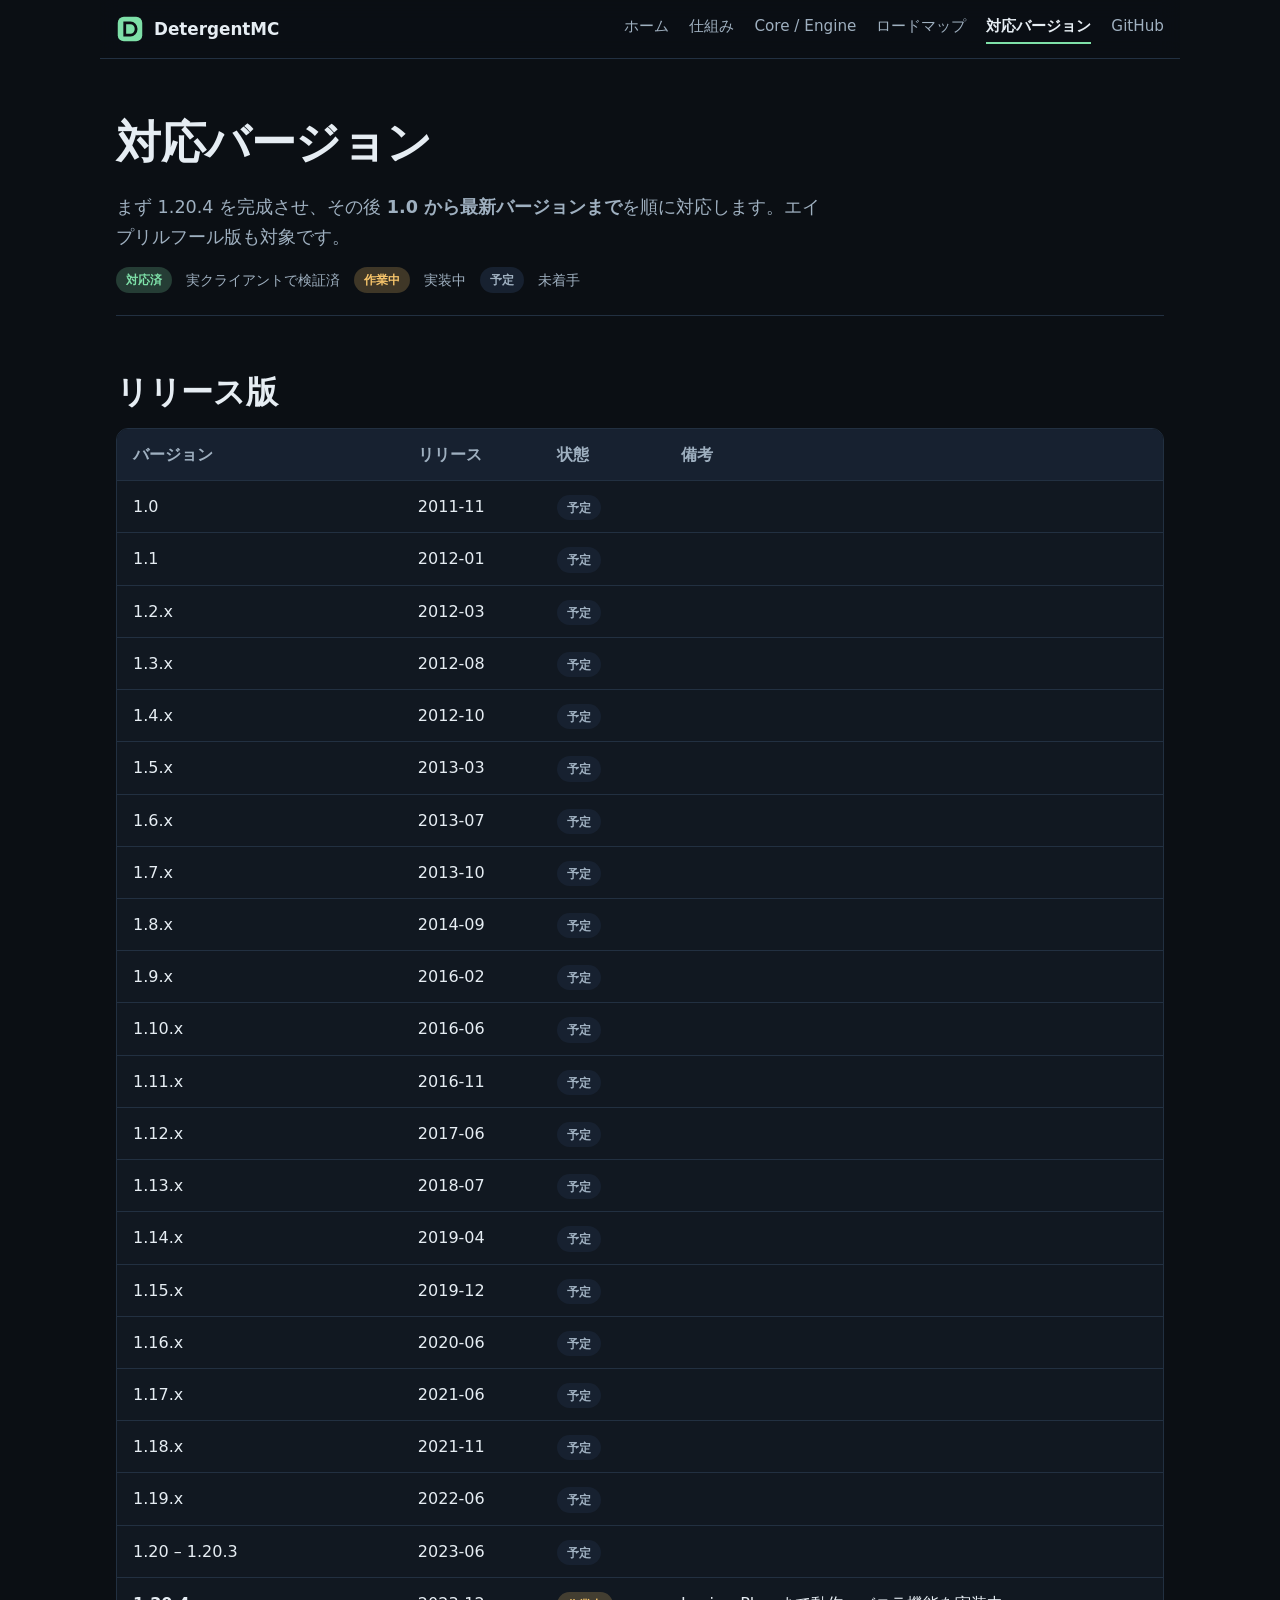
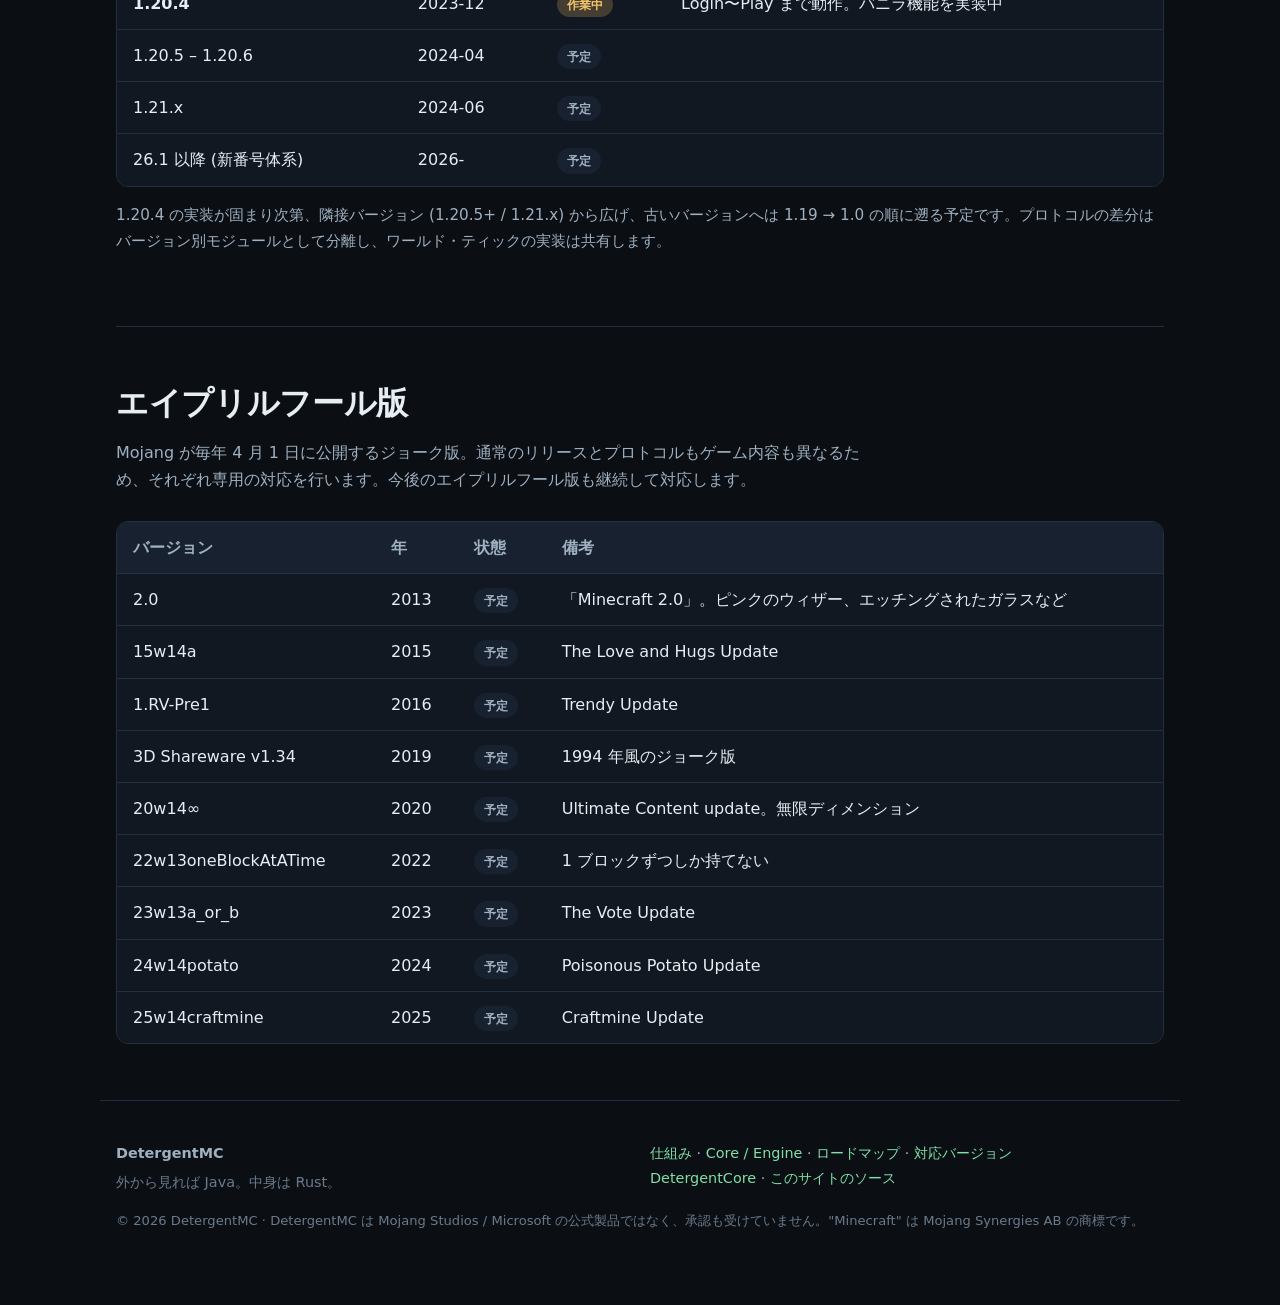
<file: versions.html>
<!doctype html>
<html lang="ja">
<head>
  <meta charset="utf-8">
  <meta name="viewport" content="width=device-width, initial-scale=1">
  <title>対応バージョン — DetergentMC</title>
  <meta name="description" content="DetergentMC の対応バージョン一覧。1.20.4 から始めて 1.0〜最新まで、エイプリルフール版も含めて対応していく。">
  <meta property="og:title" content="対応バージョン — DetergentMC">
  <meta property="og:description" content="DetergentMC の対応バージョン一覧。1.20.4 から始めて 1.0〜最新まで、エイプリルフール版も含めて対応していく。">
  <meta property="og:type" content="website">
  <link rel="icon" href="favicon.svg" type="image/svg+xml">
  <link rel="stylesheet" href="style.css">
</head>
<body>
  <header class="nav">
    <a class="brand" href="./" aria-label="DetergentMC">
      <svg width="28" height="28" viewBox="0 0 32 32" aria-hidden="true"><rect x="2" y="2" width="28" height="28" rx="7" fill="var(--accent)"/><path d="M10 9h6.5a6.5 7 0 0 1 0 14H10z" fill="none" stroke="#0b0f14" stroke-width="3.2"/></svg>
      <span>DetergentMC</span>
    </a>
    <nav>
      <a href="./">ホーム</a>
      <a href="how.html">仕組み</a>
      <a href="products.html">Core / Engine</a>
      <a href="roadmap.html">ロードマップ</a>
      <a href="versions.html" class="active">対応バージョン</a>
      <a href="https://github.com/DetergentMC" rel="noopener">GitHub</a>
    </nav>
  </header>
  <main>

    <section class="page-head">
      <h1>対応バージョン</h1>
      <p class="lead">まず 1.20.4 を完成させ、その後 <strong>1.0 から最新バージョンまで</strong>を順に対応します。エイプリルフール版も対象です。</p>
      <p class="legend"><span class="badge done">対応済</span> 実クライアントで検証済 <span class="badge wip">作業中</span> 実装中 <span class="badge plan">予定</span> 未着手</p>
    </section>

    <section class="section">
      <h2>リリース版</h2>
      <div class="compare">
        <table class="versions">
          <thead><tr><th>バージョン</th><th>リリース</th><th>状態</th><th>備考</th></tr></thead>
          <tbody>
            <tr><td>1.0</td><td>2011-11</td><td><span class="badge plan">予定</span></td><td></td></tr>
            <tr><td>1.1</td><td>2012-01</td><td><span class="badge plan">予定</span></td><td></td></tr>
            <tr><td>1.2.x</td><td>2012-03</td><td><span class="badge plan">予定</span></td><td></td></tr>
            <tr><td>1.3.x</td><td>2012-08</td><td><span class="badge plan">予定</span></td><td></td></tr>
            <tr><td>1.4.x</td><td>2012-10</td><td><span class="badge plan">予定</span></td><td></td></tr>
            <tr><td>1.5.x</td><td>2013-03</td><td><span class="badge plan">予定</span></td><td></td></tr>
            <tr><td>1.6.x</td><td>2013-07</td><td><span class="badge plan">予定</span></td><td></td></tr>
            <tr><td>1.7.x</td><td>2013-10</td><td><span class="badge plan">予定</span></td><td></td></tr>
            <tr><td>1.8.x</td><td>2014-09</td><td><span class="badge plan">予定</span></td><td></td></tr>
            <tr><td>1.9.x</td><td>2016-02</td><td><span class="badge plan">予定</span></td><td></td></tr>
            <tr><td>1.10.x</td><td>2016-06</td><td><span class="badge plan">予定</span></td><td></td></tr>
            <tr><td>1.11.x</td><td>2016-11</td><td><span class="badge plan">予定</span></td><td></td></tr>
            <tr><td>1.12.x</td><td>2017-06</td><td><span class="badge plan">予定</span></td><td></td></tr>
            <tr><td>1.13.x</td><td>2018-07</td><td><span class="badge plan">予定</span></td><td></td></tr>
            <tr><td>1.14.x</td><td>2019-04</td><td><span class="badge plan">予定</span></td><td></td></tr>
            <tr><td>1.15.x</td><td>2019-12</td><td><span class="badge plan">予定</span></td><td></td></tr>
            <tr><td>1.16.x</td><td>2020-06</td><td><span class="badge plan">予定</span></td><td></td></tr>
            <tr><td>1.17.x</td><td>2021-06</td><td><span class="badge plan">予定</span></td><td></td></tr>
            <tr><td>1.18.x</td><td>2021-11</td><td><span class="badge plan">予定</span></td><td></td></tr>
            <tr><td>1.19.x</td><td>2022-06</td><td><span class="badge plan">予定</span></td><td></td></tr>
            <tr><td>1.20 – 1.20.3</td><td>2023-06</td><td><span class="badge plan">予定</span></td><td></td></tr>
            <tr><td><strong>1.20.4</strong></td><td>2023-12</td><td><span class="badge wip">作業中</span></td><td>Login〜Play まで動作。バニラ機能を実装中</td></tr>
            <tr><td>1.20.5 – 1.20.6</td><td>2024-04</td><td><span class="badge plan">予定</span></td><td></td></tr>
            <tr><td>1.21.x</td><td>2024-06</td><td><span class="badge plan">予定</span></td><td></td></tr>
            <tr><td>26.1 以降 (新番号体系)</td><td>2026-</td><td><span class="badge plan">予定</span></td><td></td></tr>
          </tbody>
        </table>
      </div>
      <p class="note">1.20.4 の実装が固まり次第、隣接バージョン (1.20.5+ / 1.21.x) から広げ、古いバージョンへは 1.19 → 1.0 の順に遡る予定です。プロトコルの差分はバージョン別モジュールとして分離し、ワールド・ティックの実装は共有します。</p>
    </section>

    <section class="section">
      <h2>エイプリルフール版</h2>
      <p class="sub">Mojang が毎年 4 月 1 日に公開するジョーク版。通常のリリースとプロトコルもゲーム内容も異なるため、それぞれ専用の対応を行います。今後のエイプリルフール版も継続して対応します。</p>
      <div class="compare">
        <table class="versions">
          <thead><tr><th>バージョン</th><th>年</th><th>状態</th><th>備考</th></tr></thead>
          <tbody>
            <tr><td>2.0</td><td>2013</td><td><span class="badge plan">予定</span></td><td>「Minecraft 2.0」。ピンクのウィザー、エッチングされたガラスなど</td></tr>
            <tr><td>15w14a</td><td>2015</td><td><span class="badge plan">予定</span></td><td>The Love and Hugs Update</td></tr>
            <tr><td>1.RV-Pre1</td><td>2016</td><td><span class="badge plan">予定</span></td><td>Trendy Update</td></tr>
            <tr><td>3D Shareware v1.34</td><td>2019</td><td><span class="badge plan">予定</span></td><td>1994 年風のジョーク版</td></tr>
            <tr><td>20w14∞</td><td>2020</td><td><span class="badge plan">予定</span></td><td>Ultimate Content update。無限ディメンション</td></tr>
            <tr><td>22w13oneBlockAtATime</td><td>2022</td><td><span class="badge plan">予定</span></td><td>1 ブロックずつしか持てない</td></tr>
            <tr><td>23w13a_or_b</td><td>2023</td><td><span class="badge plan">予定</span></td><td>The Vote Update</td></tr>
            <tr><td>24w14potato</td><td>2024</td><td><span class="badge plan">予定</span></td><td>Poisonous Potato Update</td></tr>
            <tr><td>25w14craftmine</td><td>2025</td><td><span class="badge plan">予定</span></td><td>Craftmine Update</td></tr>
          </tbody>
        </table>
      </div>
    </section>
  </main>
  <footer>
    <div class="footgrid">
      <div>
        <strong>DetergentMC</strong>
        <p>外から見れば Java。中身は Rust。</p>
      </div>
      <div>
        <a href="how.html">仕組み</a> · <a href="products.html">Core / Engine</a> · <a href="roadmap.html">ロードマップ</a> · <a href="versions.html">対応バージョン</a><br>
        <a href="https://github.com/DetergentMC/DetergentCore" rel="noopener">DetergentCore</a> · <a href="https://github.com/DetergentMC/DetergentWeb" rel="noopener">このサイトのソース</a>
      </div>
    </div>
    <p class="disclaimer">© 2026 DetergentMC · DetergentMC は Mojang Studios / Microsoft の公式製品ではなく、承認も受けていません。"Minecraft" は Mojang Synergies AB の商標です。</p>
  </footer>
</body>
</html>
</file>
<file: style.css>
:root {
  --bg: #0b0f14;
  --bg-2: #111821;
  --bg-3: #172130;
  --fg: #e6edf3;
  --fg-2: #9fb0c0;
  --fg-3: #6b7a8a;
  --accent: #7ee0a8;
  --accent-2: #f7c56b;
  --rust: #d9773a;
  --line: #223041;
  --radius: 12px;
  --max: 1080px;
  color-scheme: dark;
}

* { box-sizing: border-box; }
html { scroll-behavior: smooth; }
body {
  margin: 0;
  background: var(--bg);
  color: var(--fg);
  font-family: "Inter", "Noto Sans JP", system-ui, -apple-system, "Segoe UI", sans-serif;
  line-height: 1.7;
  -webkit-font-smoothing: antialiased;
}
a { color: var(--accent); text-decoration: none; }
a:hover { text-decoration: underline; }
code, pre { font-family: "JetBrains Mono", ui-monospace, "Cascadia Code", Consolas, monospace; }
code { background: var(--bg-3); padding: 0.1em 0.4em; border-radius: 5px; font-size: 0.92em; }
h1, h2, h3 { line-height: 1.25; margin: 0 0 0.5em; letter-spacing: -0.01em; }
h2 { font-size: clamp(1.5rem, 3vw, 2rem); }
h3 { font-size: 1.05rem; }
small { color: var(--fg-3); }

/* nav */
.nav {
  position: sticky; top: 0; z-index: 10;
  display: flex; align-items: center; justify-content: space-between; gap: 16px;
  max-width: var(--max); margin: 0 auto; padding: 14px 16px;
  backdrop-filter: blur(10px);
  background: color-mix(in srgb, var(--bg) 85%, transparent);
  border-bottom: 1px solid var(--line);
}
.brand { display: inline-flex; align-items: center; gap: 10px; color: var(--fg); font-weight: 700; font-size: 1.05rem; }
.brand:hover { text-decoration: none; }
.nav nav { display: flex; gap: 20px; flex-wrap: wrap; }
.nav nav a { color: var(--fg-2); font-size: 0.95rem; }
.nav nav a:hover { color: var(--fg); text-decoration: none; }

/* hero */
main { max-width: var(--max); margin: 0 auto; padding: 0 16px; }
.hero { padding: 72px 0 40px; }
.eyebrow { color: var(--accent); font-weight: 600; letter-spacing: 0.08em; text-transform: uppercase; font-size: 0.8rem; margin: 0 0 12px; }
.hero h1 { font-size: clamp(2rem, 6vw, 3.6rem); font-weight: 800; margin-bottom: 20px; }
.lead { color: var(--fg-2); font-size: 1.1rem; max-width: 720px; margin: 0 0 28px; }
.cta { display: flex; flex-wrap: wrap; gap: 12px; margin-bottom: 36px; }
.btn {
  display: inline-flex; align-items: center; gap: 10px;
  padding: 12px 18px; border-radius: 10px; font-weight: 600;
  border: 1px solid var(--line); background: var(--bg-2); color: var(--fg);
}
.btn:hover { text-decoration: none; border-color: var(--fg-3); }
.btn.primary { background: var(--accent); color: #0b0f14; border-color: var(--accent); }
.btn .tag { font-size: 0.72rem; font-weight: 600; padding: 2px 8px; border-radius: 999px; background: rgba(0,0,0,0.25); }
.btn:not(.primary) .tag { background: var(--bg-3); color: var(--fg-2); }
.term {
  background: var(--bg-2); border: 1px solid var(--line); border-radius: var(--radius);
  padding: 18px 20px; overflow-x: auto; font-size: 0.9rem; line-height: 1.6; margin: 0;
}
.term .prompt { color: var(--accent); }
.term .dim { color: var(--fg-3); }

/* sections */
.section { padding: 56px 0; border-top: 1px solid var(--line); }
.sub { color: var(--fg-2); max-width: 760px; margin: 0 0 28px; }
.note { color: var(--fg-2); font-size: 0.95rem; margin-top: 16px; }

/* diagram */
.diagram { display: grid; grid-template-columns: repeat(auto-fit, minmax(260px, 1fr)); gap: 16px; margin-bottom: 28px; }
.box { background: var(--bg-2); border: 1px solid var(--line); border-radius: var(--radius); padding: 18px; }
.box.highlight { border-color: var(--accent); box-shadow: 0 0 0 1px color-mix(in srgb, var(--accent) 35%, transparent); }
.box h3 { margin-bottom: 12px; }
.layer { border: 1px dashed var(--fg-3); border-radius: 8px; padding: 10px 12px; margin-top: 8px; font-size: 0.92rem; color: var(--fg-2); }
.layer.jvm { border-style: solid; border-color: var(--accent-2); color: var(--accent-2); }
.layer.jvm .layer { color: var(--fg-2); }
.layer.rust { border-style: solid; border-color: var(--rust); color: var(--fg); background: color-mix(in srgb, var(--rust) 14%, transparent); }
.facts { list-style: none; padding: 0; margin: 0; display: grid; gap: 10px; }
.facts li { background: var(--bg-2); border-left: 3px solid var(--accent); padding: 12px 16px; border-radius: 0 8px 8px 0; color: var(--fg-2); }
.facts strong { color: var(--fg); }

/* table */
.compare { overflow-x: auto; border: 1px solid var(--line); border-radius: var(--radius); }
table { width: 100%; border-collapse: collapse; background: var(--bg-2); min-width: 560px; }
th, td { padding: 12px 16px; text-align: left; border-bottom: 1px solid var(--line); vertical-align: top; }
th { color: var(--fg-2); font-weight: 600; background: var(--bg-3); }
tbody tr:last-child td { border-bottom: 0; }
td:first-child { color: var(--fg-2); white-space: nowrap; }

/* cards */
.grid { display: grid; grid-template-columns: repeat(auto-fit, minmax(280px, 1fr)); gap: 14px; }
.card { background: var(--bg-2); border: 1px solid var(--line); border-radius: var(--radius); padding: 18px; }
.card p { margin: 0; color: var(--fg-2); font-size: 0.95rem; }

/* stats + roadmap */
.stats { display: grid; grid-template-columns: repeat(auto-fit, minmax(200px, 1fr)); gap: 14px; margin-bottom: 28px; }
.stats > div { background: var(--bg-2); border: 1px solid var(--line); border-radius: var(--radius); padding: 18px; }
.num { display: block; font-size: 2rem; font-weight: 800; color: var(--accent); letter-spacing: -0.02em; }
.num small { font-size: 1rem; color: var(--fg-2); margin-left: 4px; }
.label { color: var(--fg-2); font-size: 0.9rem; }
.roadmap { list-style: none; padding: 0; margin: 0; display: grid; gap: 8px; }
.roadmap li { padding: 10px 14px 10px 40px; position: relative; background: var(--bg-2); border-radius: 8px; color: var(--fg-2); }
.roadmap li::before {
  content: ""; position: absolute; left: 14px; top: 15px; width: 14px; height: 14px; border-radius: 50%;
  border: 2px solid var(--fg-3);
}
.roadmap li.done { color: var(--fg); }
.roadmap li.done::before { border-color: var(--accent); background: var(--accent); }

/* footer */
footer { max-width: var(--max); margin: 0 auto; padding: 40px 16px 60px; border-top: 1px solid var(--line); color: var(--fg-2); font-size: 0.9rem; }
.disclaimer { color: var(--fg-3); font-size: 0.82rem; }

@media (max-width: 640px) {
  .nav { flex-direction: column; align-items: flex-start; }
  .hero { padding-top: 40px; }
}

/* --- multi-page additions --- */
.nav nav a.active { color: var(--fg); font-weight: 600; border-bottom: 2px solid var(--accent); padding-bottom: 2px; }
.page-head { padding: 56px 0 8px; }
.page-head h1 { font-size: clamp(1.8rem, 4.5vw, 2.8rem); font-weight: 800; }
.page-head .lead { margin-bottom: 8px; }

.card.link { display: block; color: var(--fg); transition: border-color .15s; }
.card.link:hover { text-decoration: none; border-color: var(--accent); }

.goals { display: grid; gap: 14px; }
.goal { display: flex; gap: 16px; background: var(--bg-2); border: 1px solid var(--line); border-radius: var(--radius); padding: 18px; }
.goal .num { flex: 0 0 auto; width: 40px; height: 40px; display: grid; place-items: center; border-radius: 10px; background: var(--accent); color: #0b0f14; font-weight: 800; font-size: 1.1rem; }
.goal h3 { margin-bottom: 4px; }
.goal p { margin: 0; color: var(--fg-2); }

.steps { padding-left: 1.4em; color: var(--fg-2); display: grid; gap: 8px; }
.faq { display: grid; gap: 6px; margin: 0; }
.faq dt { font-weight: 600; margin-top: 12px; }
.faq dd { margin: 0; color: var(--fg-2); }

.phases { display: grid; gap: 12px; }
.phase { position: relative; background: var(--bg-2); border: 1px solid var(--line); border-radius: var(--radius); padding: 18px 18px 18px 22px; border-left: 4px solid var(--accent); }
.phase-no { display: inline-block; font-size: 0.75rem; font-weight: 700; letter-spacing: .08em; text-transform: uppercase; color: var(--accent); margin-bottom: 4px; }
.phase p { margin: 0; color: var(--fg-2); }

.badge { display: inline-block; padding: 2px 10px; border-radius: 999px; font-size: 0.78rem; font-weight: 600; white-space: nowrap; }
.badge.done { background: color-mix(in srgb, var(--accent) 22%, transparent); color: var(--accent); }
.badge.wip { background: color-mix(in srgb, var(--accent-2) 22%, transparent); color: var(--accent-2); }
.badge.plan { background: var(--bg-3); color: var(--fg-2); }
.legend { color: var(--fg-2); font-size: 0.9rem; display: flex; flex-wrap: wrap; gap: 8px 14px; align-items: center; }
table.versions td:first-child { white-space: normal; color: var(--fg); }

.footgrid { display: grid; grid-template-columns: 1fr 1fr; gap: 20px; margin-bottom: 16px; }
.footgrid p { margin: 4px 0 0; color: var(--fg-3); }
@media (max-width: 640px) { .footgrid { grid-template-columns: 1fr; } }
</file>
